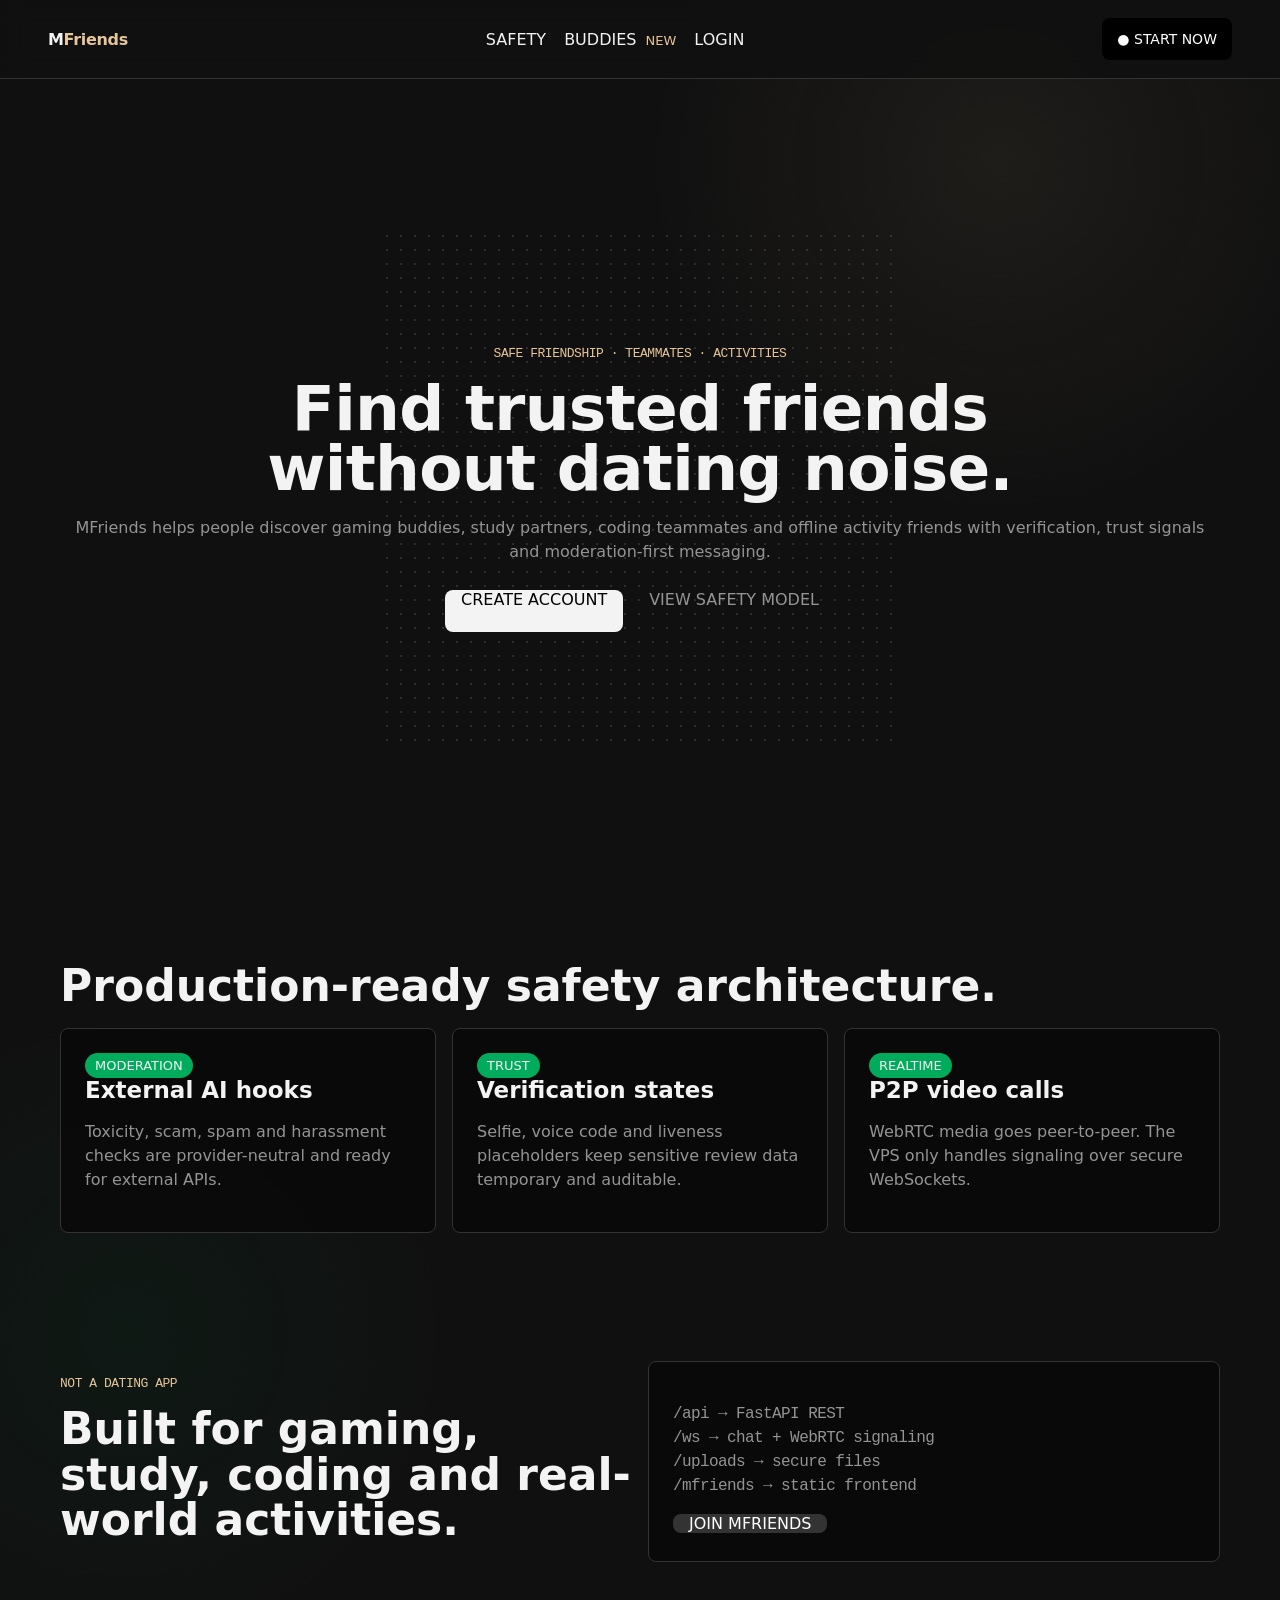
<file: index.html>
<!doctype html>
<html lang="en">
  <head>
    <meta charset="utf-8">
    <meta name="viewport" content="width=device-width, initial-scale=1">
    <title>MFriends — Safe buddy platform</title>
    <link rel="stylesheet" href="css/styles.css">
  </head>
  <body>
    <div class="app-shell">
      <header class="topbar">
        <a class="brand" href="index.html">M<span>Friends</span></a>
        <nav class="nav">
          <a href="#features">SAFETY</a>
          <a href="#buddy">BUDDIES <span class="nav-tag">NEW</span></a>
          <a href="login.html">LOGIN</a>
        </nav>
        <a class="chat-cta" href="register.html">● START NOW</a>
      </header>

      <main>
        <section class="hero">
          <div class="pixel-orb" aria-hidden="true"></div>
          <div class="hero-content">
            <div class="eyebrow">SAFE FRIENDSHIP · TEAMMATES · ACTIVITIES</div>
            <h1>Find trusted friends without dating noise.</h1>
            <p>MFriends helps people discover gaming buddies, study partners, coding teammates and offline activity friends with verification, trust signals and moderation-first messaging.</p>
            <div class="hero-actions">
              <a class="primary" href="register.html">CREATE ACCOUNT</a>
              <a class="secondary" href="#features">VIEW SAFETY MODEL</a>
            </div>
          </div>
        </section>

        <section id="features" class="section">
          <h2>Production-ready safety architecture.</h2>
          <div class="grid">
            <article class="card">
              <span class="pill">MODERATION</span>
              <h3>External AI hooks</h3>
              <p>Toxicity, scam, spam and harassment checks are provider-neutral and ready for external APIs.</p>
            </article>
            <article class="card">
              <span class="pill">TRUST</span>
              <h3>Verification states</h3>
              <p>Selfie, voice code and liveness placeholders keep sensitive review data temporary and auditable.</p>
            </article>
            <article class="card">
              <span class="pill">REALTIME</span>
              <h3>P2P video calls</h3>
              <p>WebRTC media goes peer-to-peer. The VPS only handles signaling over secure WebSockets.</p>
            </article>
          </div>
        </section>

        <section id="buddy" class="section">
          <div class="grid">
            <div>
              <p class="eyebrow">NOT A DATING APP</p>
              <h2>Built for gaming, study, coding and real-world activities.</h2>
            </div>
            <div class="card">
              <p class="mono">/api → FastAPI REST<br>/ws → chat + WebRTC signaling<br>/uploads → secure files<br>/mfriends → static frontend</p>
              <a class="ghost" href="register.html">JOIN MFRIENDS</a>
            </div>
          </div>
        </section>
      </main>
    </div>
  </body>
</html>
</file>
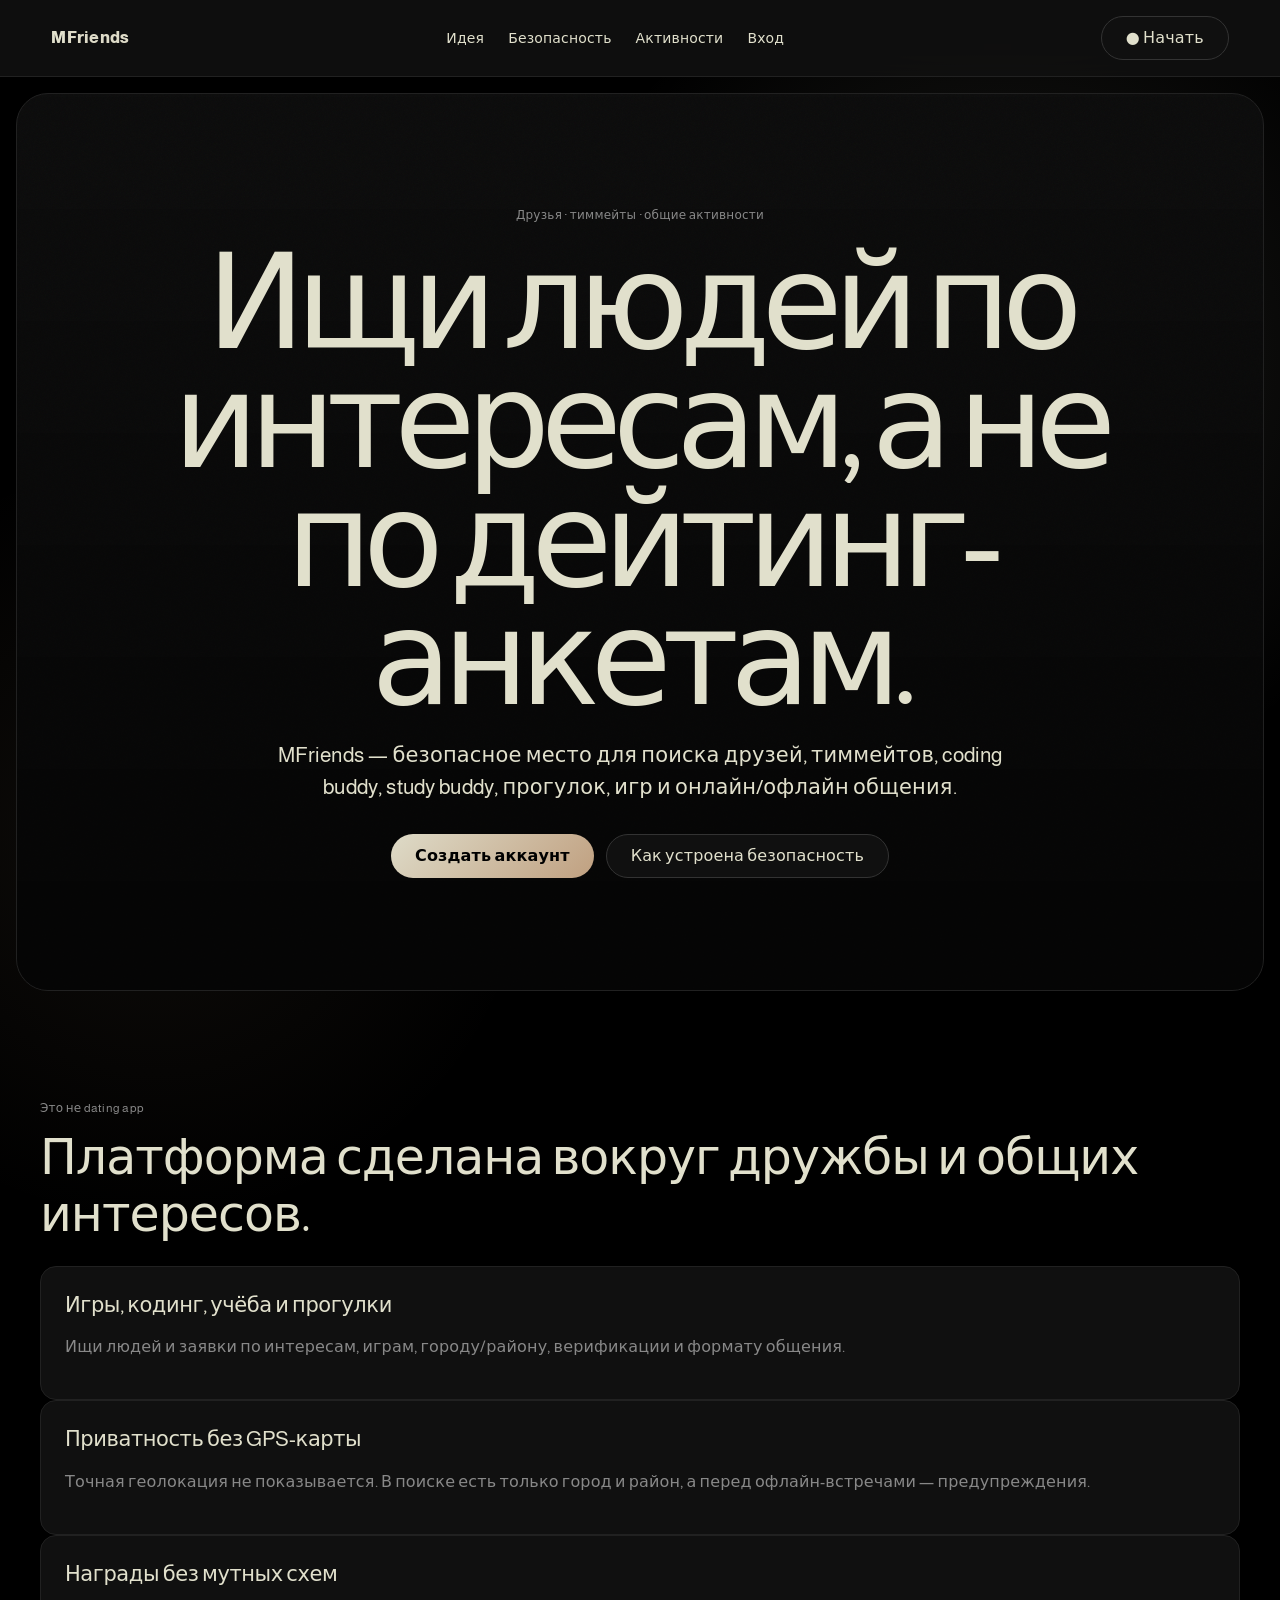
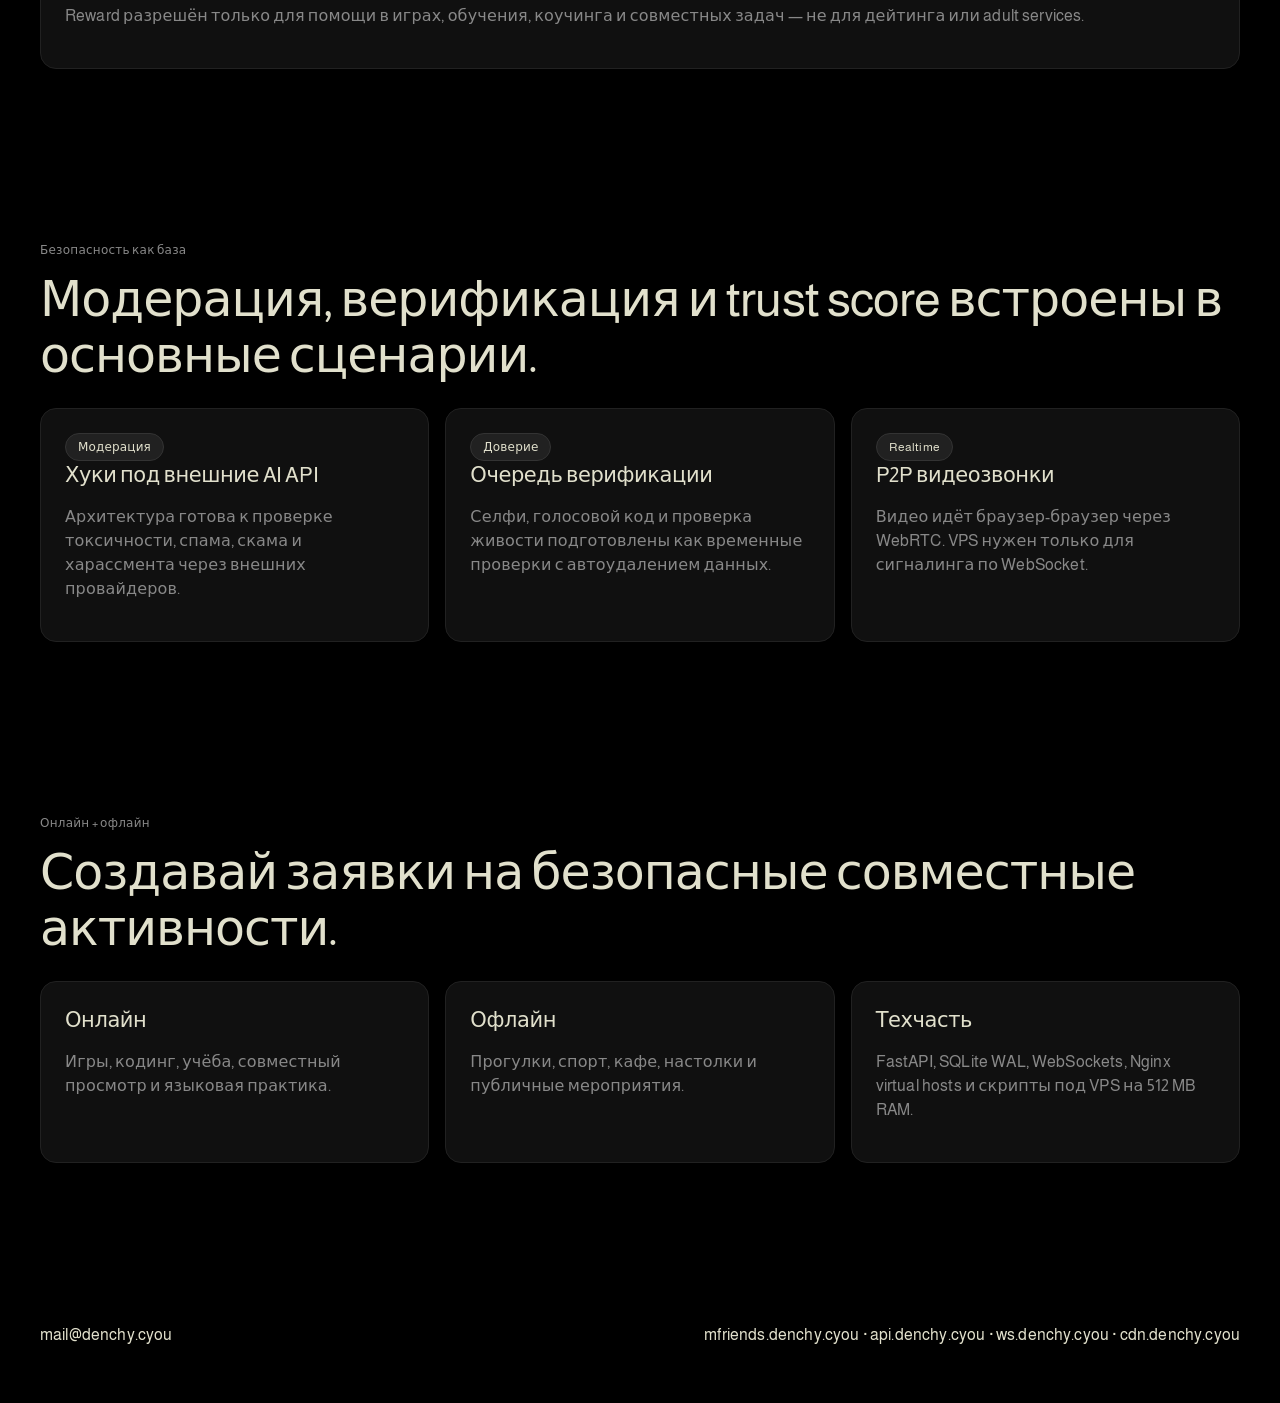
<file: frontend/mfriends/index.html>
<!doctype html>
<html lang="ru">
  <head>
    <meta charset="utf-8">
    <meta name="viewport" content="width=device-width, initial-scale=1">
    <title>MFriends — безопасный поиск друзей</title>
    <meta name="description" content="MFriends — не dating app, а безопасная платформа для поиска друзей, тиммейтов и людей по интересам.">
    <link rel="preconnect" href="https://fonts.googleapis.com">
    <link rel="preconnect" href="https://fonts.gstatic.com" crossorigin>
    <link href="https://fonts.googleapis.com/css2?family=Almarai:wght@300;400;700;800&family=Instrument+Serif:ital@1&display=swap" rel="stylesheet">
    <link rel="stylesheet" href="css/styles.css">
  </head>
  <body>
    <div class="app-shell">
      <header class="topbar">
        <a class="brand" href="index.html">M<span>Friends</span></a>
        <nav class="nav">
          <a href="#mission">Идея</a>
          <a href="#features">Безопасность</a>
          <a href="#activities">Активности</a>
          <a href="login.html">Вход</a>
        </nav>
        <a class="chat-cta" href="register.html">● Начать</a>
      </header>

      <main>
        <section class="hero">
          <div class="noise-overlay"></div>
          <div class="hero-content">
            <div class="eyebrow">Друзья · тиммейты · общие активности</div>
            <h1>Ищи людей по интересам, а не по дейтинг-анкетам.</h1>
            <p>MFriends — безопасное место для поиска друзей, тиммейтов, coding buddy, study buddy, прогулок, игр и онлайн/офлайн общения.</p>
            <div class="hero-actions">
              <a class="primary" href="register.html">Создать аккаунт</a>
              <a class="secondary" href="#features">Как устроена безопасность</a>
            </div>
          </div>
        </section>

        <section id="mission" class="section">
          <p class="eyebrow">Это не dating app</p>
          <h2>Платформа сделана вокруг дружбы и общих интересов.</h2>
          <a class="feature-link" href="register.html"><h3>Игры, кодинг, учёба и прогулки</h3><p>Ищи людей и заявки по интересам, играм, городу/району, верификации и формату общения.</p></a>
          <a class="feature-link" href="register.html"><h3>Приватность без GPS-карты</h3><p>Точная геолокация не показывается. В поиске есть только город и район, а перед офлайн-встречами — предупреждения.</p></a>
          <a class="feature-link" href="register.html"><h3>Награды без мутных схем</h3><p>Reward разрешён только для помощи в играх, обучения, коучинга и совместных задач — не для дейтинга или adult services.</p></a>
        </section>

        <section id="features" class="section">
          <p class="eyebrow">Безопасность как база</p>
          <h2>Модерация, верификация и trust score встроены в основные сценарии.</h2>
          <div class="grid">
            <article class="card"><span class="pill">Модерация</span><h3>Хуки под внешние AI API</h3><p>Архитектура готова к проверке токсичности, спама, скама и харассмента через внешних провайдеров.</p></article>
            <article class="card"><span class="pill">Доверие</span><h3>Очередь верификации</h3><p>Селфи, голосовой код и проверка живости подготовлены как временные проверки с автоудалением данных.</p></article>
            <article class="card"><span class="pill">Realtime</span><h3>P2P видеозвонки</h3><p>Видео идёт браузер-браузер через WebRTC. VPS нужен только для сигналинга по WebSocket.</p></article>
          </div>
        </section>

        <section id="activities" class="section">
          <p class="eyebrow">Онлайн + офлайн</p>
          <h2>Создавай заявки на безопасные совместные активности.</h2>
          <div class="grid">
            <article class="card"><h3>Онлайн</h3><p>Игры, кодинг, учёба, совместный просмотр и языковая практика.</p></article>
            <article class="card"><h3>Офлайн</h3><p>Прогулки, спорт, кафе, настолки и публичные мероприятия.</p></article>
            <article class="card"><h3>Техчасть</h3><p>FastAPI, SQLite WAL, WebSockets, Nginx virtual hosts и скрипты под VPS на 512 MB RAM.</p></article>
          </div>
        </section>
      </main>

      <footer class="section footer">
        <span class="footer-link">mail@denchy.cyou</span>
        <span class="footer-link">mfriends.denchy.cyou · api.denchy.cyou · ws.denchy.cyou · cdn.denchy.cyou</span>
      </footer>
    </div>
  </body>
</html>
</file>
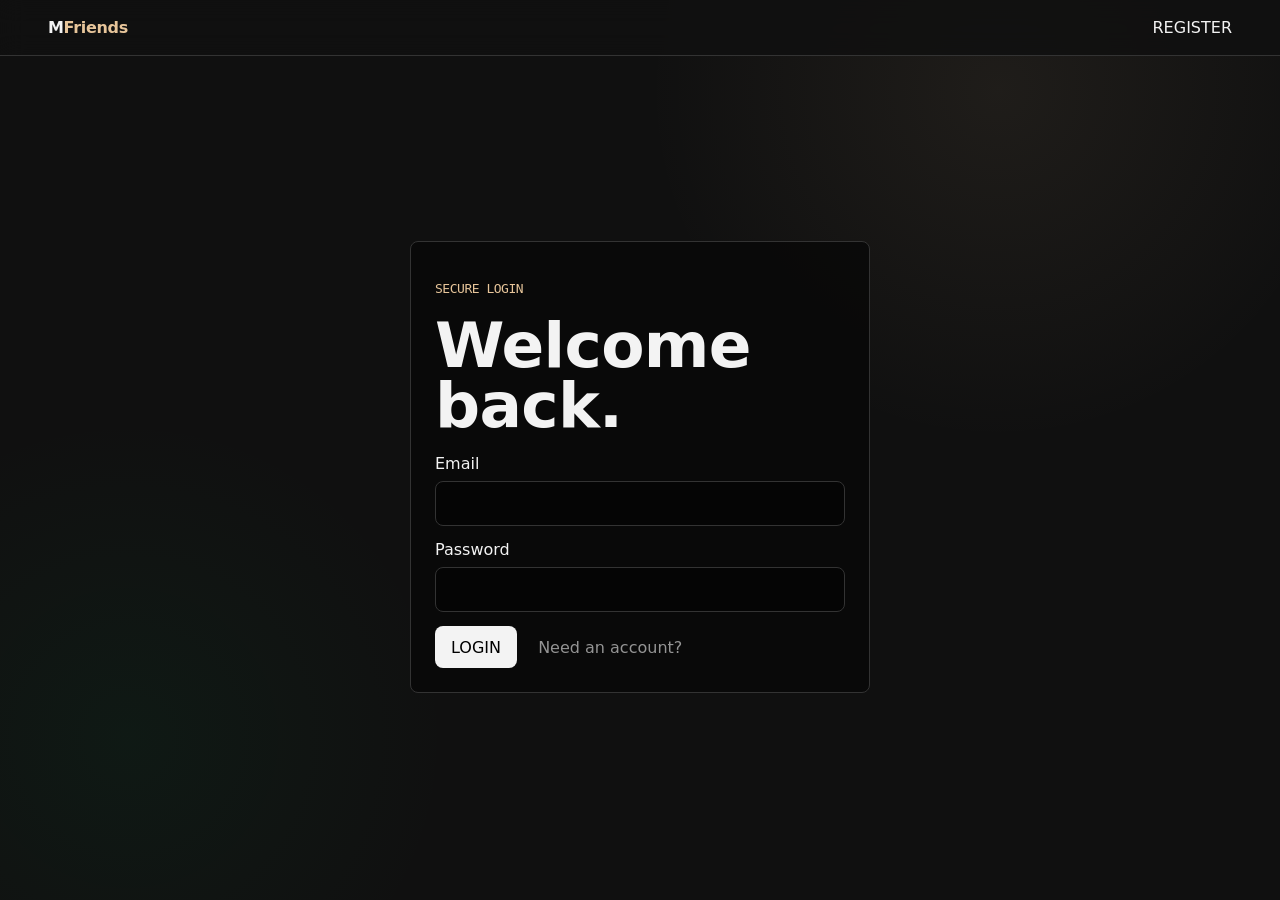
<file: app.html>
<!doctype html>
<html lang="en">
  <head>
    <meta charset="utf-8">
    <meta name="viewport" content="width=device-width, initial-scale=1">
    <title>App — MFriends</title>
    <link rel="stylesheet" href="css/styles.css">
  </head>
  <body>
    <div class="app-shell">
      <header class="topbar">
        <a class="brand" href="index.html">M<span>Friends</span></a>
        <nav class="nav"><a href="index.html">LANDING</a></nav>
        <button id="logout" class="chat-cta">LOGOUT</button>
      </header>

      <main class="app-layout">
        <aside class="sidebar panel">
          <a href="#" data-view="profile" class="active">PROFILE</a>
          <a href="#" data-view="discover">DISCOVERY</a>
          <a href="#" data-view="requests">REQUESTS</a>
          <a href="#" data-view="chat">CHAT</a>
          <a href="#" data-view="verification">VERIFICATION</a>
          <a href="#" data-view="settings">SETTINGS</a>
        </aside>

        <section class="dashboard">
          <div id="profile" class="view active">
            <div class="panel">
              <p class="eyebrow">PROFILE</p>
              <h2>Your friend graph starts here.</h2>
              <div id="me-summary"></div>
            </div>
            <form id="profile-form" class="panel">
              <label class="field"><span>Name</span><input id="profile-name" required></label>
              <label class="field"><span>Bio</span><textarea id="profile-bio" rows="4"></textarea></label>
              <label class="field"><span>City / remote</span><input id="profile-city"></label>
              <label class="field"><span>Buddy goals</span><input id="profile-goals" placeholder="gaming, study, coding"></label>
              <label class="field"><span>Interests</span><input id="profile-interests"></label>
              <button class="primary" type="submit">SAVE PROFILE</button>
            </form>
          </div>

          <div id="discover" class="view">
            <div class="panel">
              <p class="eyebrow">PEOPLE DISCOVERY</p>
              <h2>Find people by goals, city or interests.</h2>
              <form id="discover-form" class="row">
                <input id="people-query" placeholder="gaming, python, study, walking">
                <button class="primary" type="submit">SEARCH</button>
              </form>
            </div>
            <div id="people-list" class="people-list"></div>
          </div>

          <div id="requests" class="view">
            <div class="panel">
              <p class="eyebrow">REQUESTS</p>
              <h2>Friend and teammate requests.</h2>
            </div>
            <div id="request-list" class="request-list"></div>
          </div>

          <div id="chat" class="view">
            <div class="panel">
              <p class="eyebrow">CHAT + VIDEO</p>
              <h2>Realtime messages and P2P calls.</h2>
              <div id="chat-list" class="row"></div>
            </div>
            <div class="panel chat-box">
              <div id="messages" class="message-list"></div>
              <form id="message-form" class="row">
                <input id="message-body" placeholder="Write a safe message">
                <button class="primary" type="submit">SEND</button>
              </form>
            </div>
            <div class="panel">
              <h3>WebRTC call</h3>
              <p class="notice">STUN is configured. Add TURN credentials in production for strict NATs. Media never travels through the VPS.</p>
              <div class="row">
                <input id="call-user-id" type="number" placeholder="Remote user id">
                <button id="call-start" class="ghost" type="button">START CALL</button>
              </div>
              <div class="call-grid">
                <video id="local-video" autoplay playsinline muted></video>
                <video id="remote-video" autoplay playsinline></video>
              </div>
            </div>
          </div>

          <div id="verification" class="view">
            <div class="panel">
              <p class="eyebrow">VERIFICATION</p>
              <h2>Selfie, voice code and liveness review.</h2>
              <p>Production flow stores temporary verification files and queues manual/external checks.</p>
              <button class="ghost" type="button">START SELFIE CHECK</button>
              <button class="ghost" type="button">START VOICE CODE</button>
            </div>
          </div>

          <div id="settings" class="view">
            <div class="panel">
              <p class="eyebrow">SETTINGS</p>
              <h2>Safety controls.</h2>
              <label class="field"><span>Discovery visibility</span><select><option>Visible to safe users</option><option>Friends only</option></select></label>
              <label class="field"><span>Message requests</span><select><option>Moderated requests</option><option>Friends only</option></select></label>
              <button class="danger" type="button">REPORT SUSPICIOUS ACTIVITY</button>
            </div>
          </div>
        </section>
      </main>
    </div>
    <script src="js/api.js"></script>
    <script src="js/app.js"></script>
    <script>bootApp();</script>
  </body>
</html>
</file>
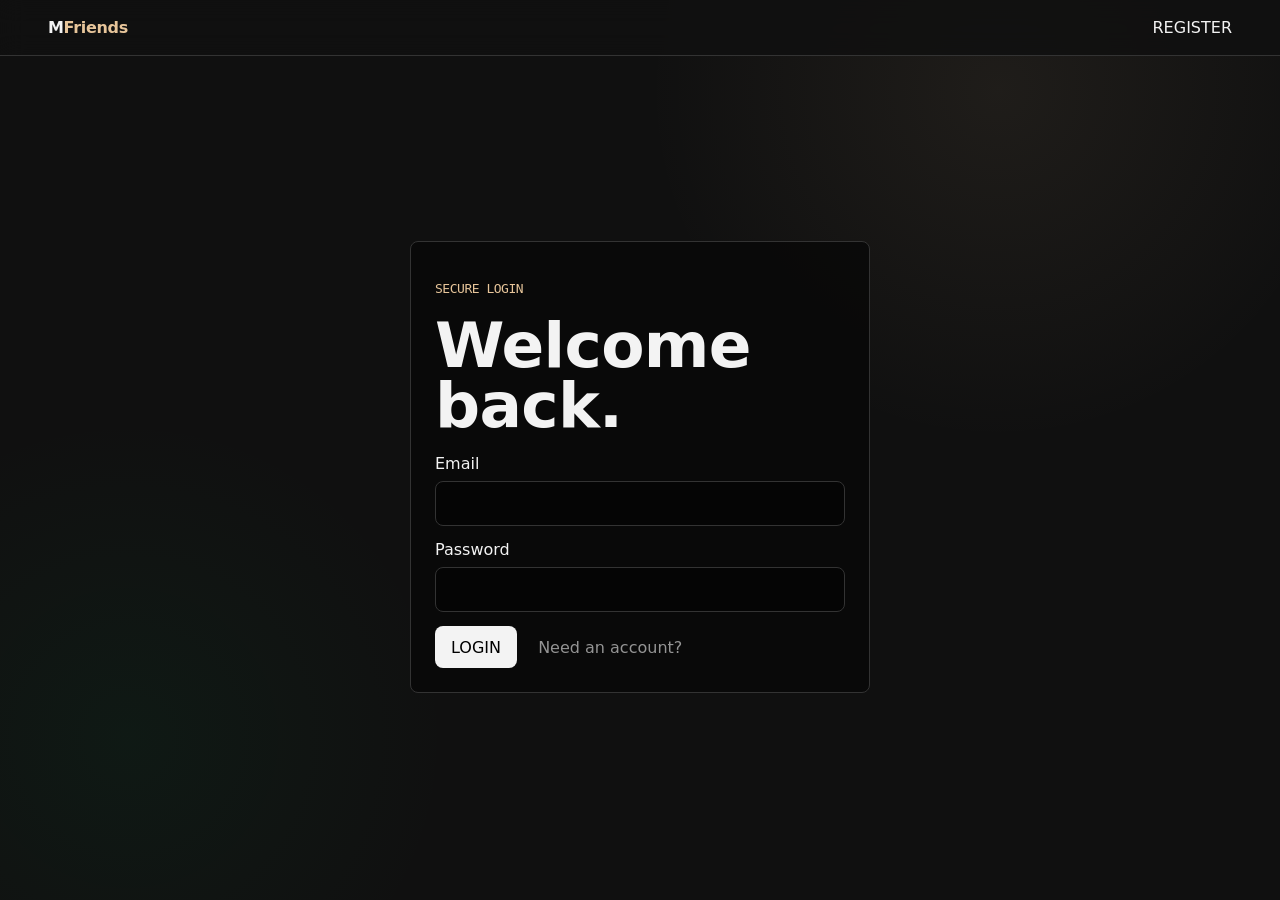
<file: login.html>
<!doctype html>
<html lang="en">
  <head>
    <meta charset="utf-8">
    <meta name="viewport" content="width=device-width, initial-scale=1">
    <title>Login — MFriends</title>
    <link rel="stylesheet" href="css/styles.css">
  </head>
  <body>
    <div class="app-shell">
      <header class="topbar">
        <a class="brand" href="index.html">M<span>Friends</span></a>
        <nav class="nav"><a href="register.html">REGISTER</a></nav>
      </header>
      <main class="auth-layout">
        <form id="login-form" class="form-card">
          <p class="eyebrow">SECURE LOGIN</p>
          <h1>Welcome back.</h1>
          <label class="field">
            <span>Email</span>
            <input name="email" type="email" autocomplete="email" required>
          </label>
          <label class="field">
            <span>Password</span>
            <input name="password" type="password" autocomplete="current-password" required>
          </label>
          <button class="primary" type="submit">LOGIN</button>
          <a class="secondary" href="register.html">Need an account?</a>
        </form>
      </main>
    </div>
    <script src="js/api.js"></script>
    <script>bindAuthForms();</script>
  </body>
</html>
</file>
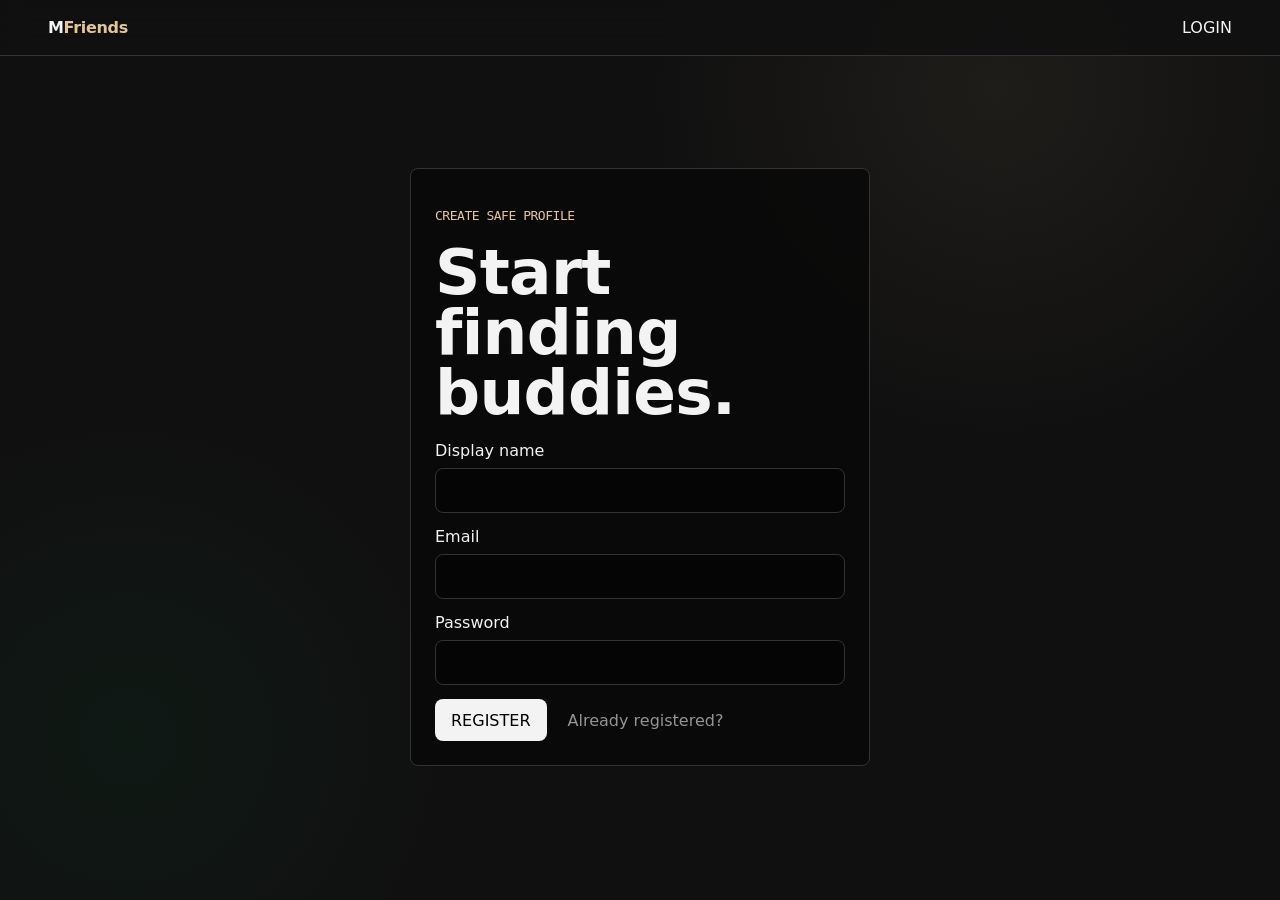
<file: register.html>
<!doctype html>
<html lang="en">
  <head>
    <meta charset="utf-8">
    <meta name="viewport" content="width=device-width, initial-scale=1">
    <title>Register — MFriends</title>
    <link rel="stylesheet" href="css/styles.css">
  </head>
  <body>
    <div class="app-shell">
      <header class="topbar">
        <a class="brand" href="index.html">M<span>Friends</span></a>
        <nav class="nav"><a href="login.html">LOGIN</a></nav>
      </header>
      <main class="auth-layout">
        <form id="register-form" class="form-card">
          <p class="eyebrow">CREATE SAFE PROFILE</p>
          <h1>Start finding buddies.</h1>
          <label class="field">
            <span>Display name</span>
            <input name="display_name" minlength="2" maxlength="48" required>
          </label>
          <label class="field">
            <span>Email</span>
            <input name="email" type="email" autocomplete="email" required>
          </label>
          <label class="field">
            <span>Password</span>
            <input name="password" type="password" minlength="10" autocomplete="new-password" required>
          </label>
          <button class="primary" type="submit">REGISTER</button>
          <a class="secondary" href="login.html">Already registered?</a>
        </form>
      </main>
    </div>
    <script src="js/api.js"></script>
    <script>bindAuthForms();</script>
  </body>
</html>
</file>
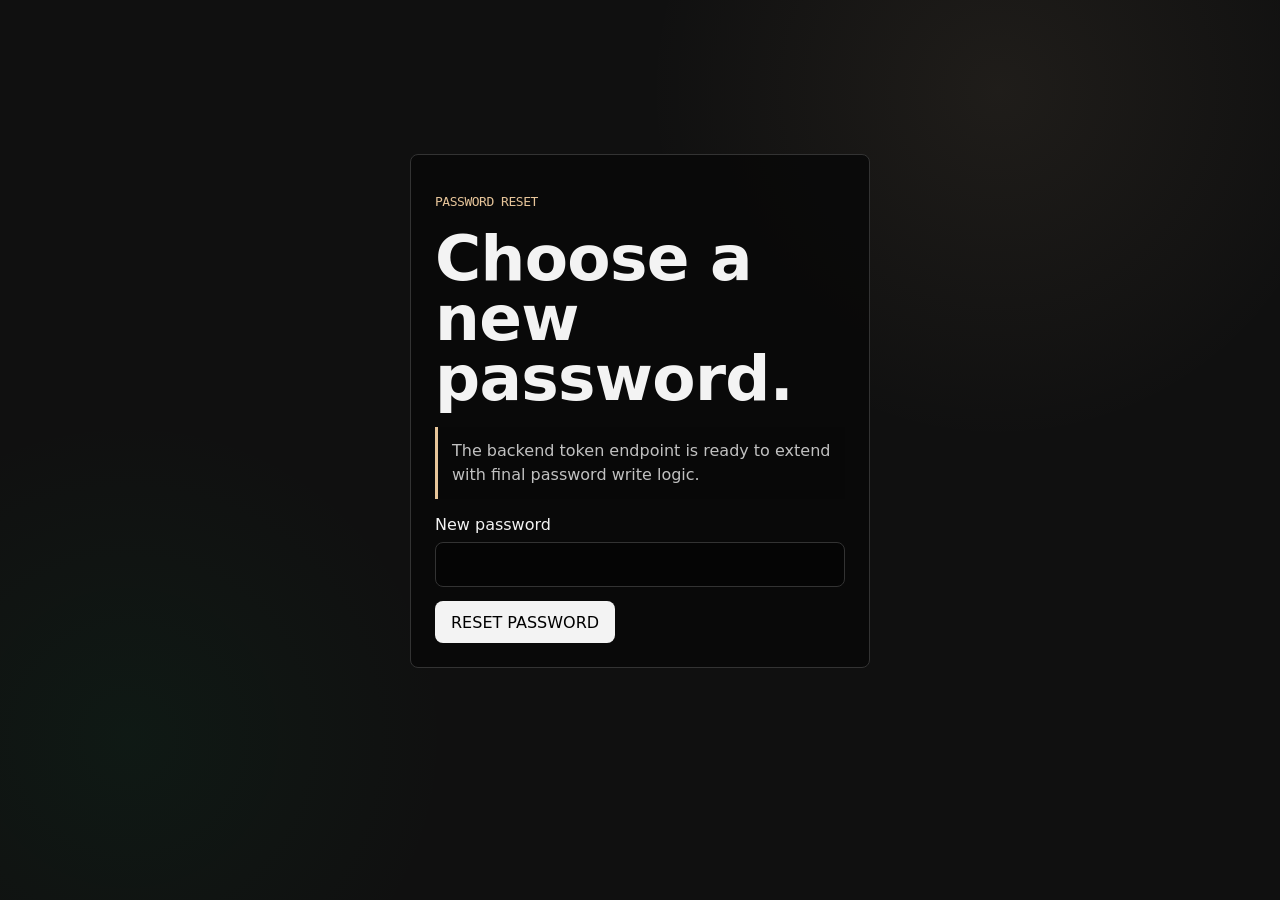
<file: reset-password.html>
<!doctype html>
<html lang="en">
  <head>
    <meta charset="utf-8">
    <meta name="viewport" content="width=device-width, initial-scale=1">
    <title>Reset Password — MFriends</title>
    <link rel="stylesheet" href="css/styles.css">
  </head>
  <body>
    <div class="app-shell">
      <main class="auth-layout">
        <form class="form-card">
          <p class="eyebrow">PASSWORD RESET</p>
          <h1>Choose a new password.</h1>
          <p class="notice">The backend token endpoint is ready to extend with final password write logic.</p>
          <label class="field"><span>New password</span><input type="password" minlength="10"></label>
          <button class="primary" type="button">RESET PASSWORD</button>
        </form>
      </main>
    </div>
  </body>
</html>
</file>
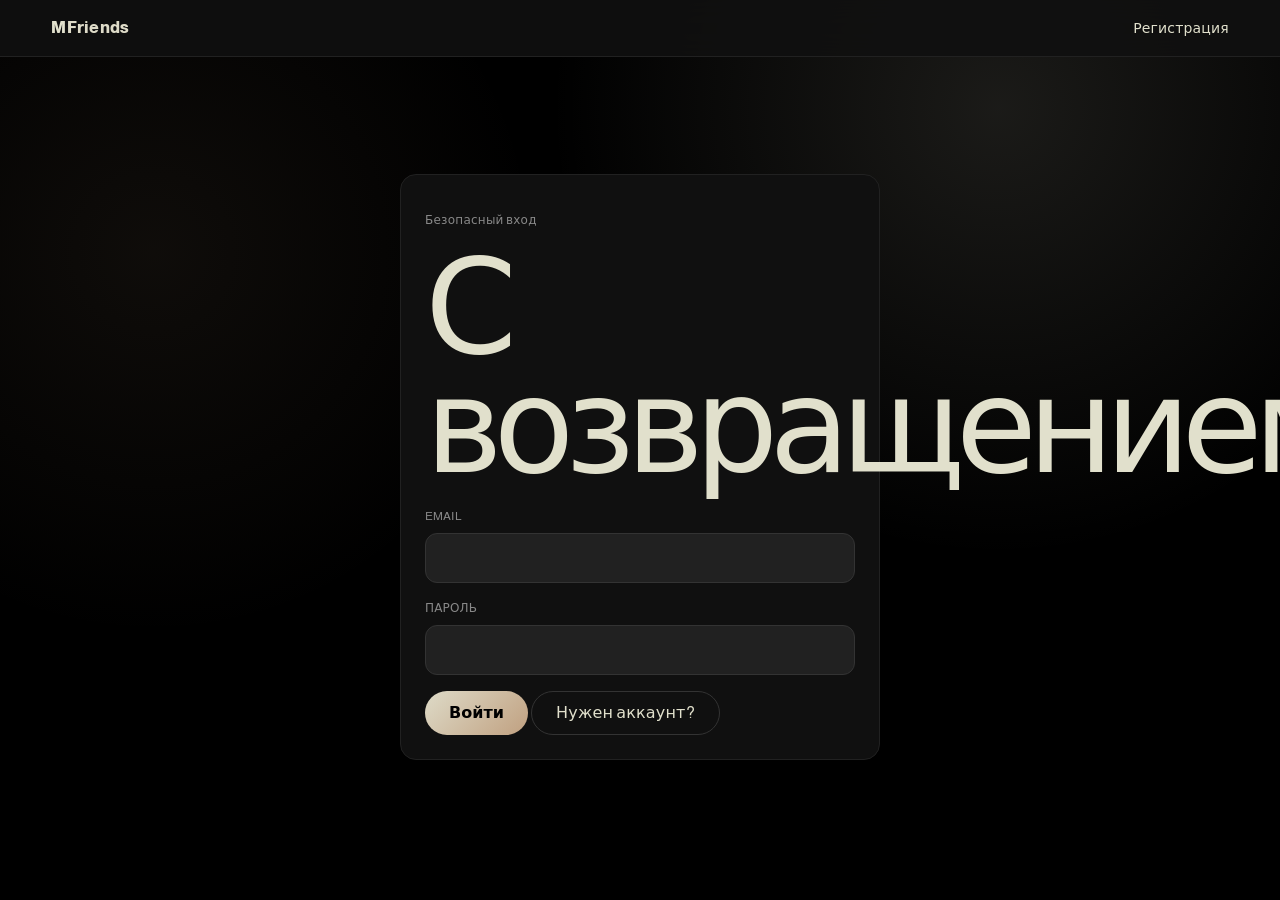
<file: frontend/mfriends/app.html>
<!doctype html>
<html lang="ru">
  <head>
    <meta charset="utf-8">
    <meta name="viewport" content="width=device-width, initial-scale=1">
    <title>Приложение — MFriends</title>
    <link rel="preconnect" href="https://fonts.googleapis.com">
    <link rel="preconnect" href="https://fonts.gstatic.com" crossorigin>
    <link href="https://fonts.googleapis.com/css2?family=Almarai:wght@300;400;700;800&family=Instrument+Serif:ital@1&display=swap" rel="stylesheet">
    <link rel="stylesheet" href="css/styles.css">
  </head>
  <body>
    <div class="app-shell">
      <header class="topbar">
        <a class="brand" href="index.html">M<span>Friends</span></a>
        <nav class="nav"><a href="index.html">Главная</a></nav>
        <button id="logout" class="chat-cta">Выйти</button>
      </header>

      <main class="app-layout">
        <aside class="sidebar panel">
          <a href="#" data-view="profile" class="active">Профиль</a>
          <a href="#" data-view="discover">Поиск людей</a>
          <a href="#" data-view="requests">Заявки</a>
          <a href="#" data-view="chat">Чат</a>
          <a href="#" data-view="verification">Верификация</a>
          <a href="#" data-view="safety">Безопасность</a>
          <a href="#" data-view="settings">Настройки</a>
          <a href="#" data-view="admin">Админка</a>
        </aside>

        <section class="dashboard">
          <div id="profile" class="view active">
            <div class="panel">
              <p class="eyebrow">Профиль</p>
              <h2>Твоя сеть друзей начинается здесь.</h2>
              <div class="row"><img id="avatar-preview" class="profile-avatar" alt="avatar"><div id="me-summary"></div></div>
              <label class="field"><span>Аватар</span><input id="avatar-file" type="file" accept="image/png,image/jpeg,image/webp"></label>
            </div>
            <form id="profile-form" class="panel">
              <div class="grid">
                <label class="field"><span>Имя</span><input id="profile-name" required></label>
                <label class="field"><span>Юзернейм</span><input id="profile-username"></label>
              </div>
              <label class="field"><span>О себе</span><textarea id="profile-bio" rows="4"></textarea></label>
              <div class="grid">
                <label class="field"><span>Город</span><input id="profile-city"></label>
                <label class="field"><span>Район</span><input id="profile-district"></label>
              </div>
              <div class="grid">
                <label class="field"><span>Формат</span><select id="profile-mode"><option value="both">Онлайн + офлайн</option><option value="online">Онлайн</option><option value="offline">Офлайн</option></select></label>
                <label class="field"><span>Дружба</span><select id="profile-friendship"><option value="both">Временная + постоянная</option><option value="temporary">Временная</option><option value="permanent">Постоянная</option></select></label>
              </div>
              <label class="field"><span>Цели общения</span><input id="profile-goals" placeholder="игры, учёба, кодинг"></label>
              <label class="field"><span>Интересы</span><input id="profile-interests"></label>
              <label class="field"><span>Игры</span><input id="profile-games"></label>
              <label class="field"><span>Хобби</span><input id="profile-hobbies"></label>
              <button class="primary" type="submit">Сохранить профиль</button>
            </form>
          </div>

          <div id="discover" class="view">
            <div class="panel">
              <p class="eyebrow">Поиск людей</p>
              <h2>Найди друзей по интересам, играм, городу или формату.</h2>
              <form id="discover-form" class="grid">
                <input id="people-query" placeholder="python, шахматы, прогулки">
                <input id="people-interests" placeholder="интересы">
                <input id="people-games" placeholder="игры">
                <input id="people-city" placeholder="город">
                <input id="people-district" placeholder="район">
                <select id="people-mode"><option value="">Любой формат</option><option value="online">Онлайн</option><option value="offline">Офлайн</option></select>
                <label class="row"><input id="people-verified" type="checkbox"> только верифицированные</label>
                <button class="primary" type="submit">Искать</button>
              </form>
            </div>
            <div id="people-list" class="people-list"></div>
          </div>

          <div id="requests" class="view">
            <div class="panel">
              <p class="eyebrow">Заявки</p>
              <h2>Создавай или принимай заявки друзей и тиммейтов.</h2>
              <form id="request-form" class="grid">
                <input id="request-title" placeholder="Нужен coding buddy для FastAPI">
                <select id="request-category"><option value="gaming">Игры</option><option value="coding">Кодинг</option><option value="studying">Учёба</option><option value="watch_together">Совместный просмотр</option><option value="language_practice">Практика языка</option><option value="walking">Прогулки</option><option value="sports">Спорт</option><option value="cafes">Кафе</option><option value="board_games">Настолки</option><option value="events">События</option></select>
                <select id="request-mode"><option value="online">Онлайн</option><option value="offline">Офлайн</option></select>
                <input id="request-tags" placeholder="теги">
                <input id="request-reward" placeholder="награда, только безопасные категории">
                <textarea id="request-description" rows="3" placeholder="Опиши активность"></textarea>
                <button class="primary" type="submit">Создать заявку</button>
              </form>
            </div>
            <div id="request-list" class="request-list"></div>
          </div>

          <div id="chat" class="view">
            <div class="panel">
              <p class="eyebrow">Чат + видео</p>
              <h2>Realtime-сообщения и P2P звонки.</h2>
              <div id="chat-list" class="row"></div>
            </div>
            <div class="panel chat-box">
              <div><div id="typing-status" class="status"></div><div id="messages" class="message-list"></div></div>
              <form id="message-form" class="row">
                <input id="message-body" placeholder="Напиши безопасное сообщение">
                <input id="message-image" type="file" accept="image/png,image/jpeg,image/webp">
                <label class="row"><input id="voice-placeholder" type="checkbox"> голосовой плейсхолдер</label>
                <button class="primary" type="submit">Отправить</button>
              </form>
            </div>
            <div class="panel">
              <h3>WebRTC звонок</h3>
              <p class="notice">STUN уже настроен. Для продакшена можно добавить TURN. Видео не проходит через VPS.</p>
              <div class="row"><input id="call-user-id" type="number" placeholder="ID собеседника"><button id="call-start" class="ghost" type="button">Начать звонок</button></div>
              <div class="call-grid"><video id="local-video" autoplay playsinline muted></video><video id="remote-video" autoplay playsinline></video></div>
            </div>
          </div>

          <div id="verification" class="view">
            <div class="panel">
              <p class="eyebrow">Верификация</p>
              <h2>Selfie, voice code и liveness review.</h2>
              <p>Файлы верификации временные и попадают в очередь ручной/внешней проверки.</p>
              <div class="row"><button class="ghost" data-verify="selfie" type="button">Начать селфи</button><button class="ghost" data-verify="voice_code" type="button">Голосовой код</button><button class="ghost" data-verify="liveness" type="button">Проверка живости</button></div>
              <div id="verification-result" class="notice"></div>
            </div>
          </div>

          <div id="safety" class="view">
            <div class="panel">
              <p class="eyebrow">Безопасность</p>
              <h2>Жалобы, блокировки и trust-сигналы.</h2>
              <form id="report-form" class="grid"><input id="report-user-id" type="number" placeholder="ID пользователя"><input id="report-reason" placeholder="причина"><textarea id="report-details" placeholder="детали"></textarea><button class="danger" type="submit">Отправить жалобу</button></form>
              <form id="block-form" class="row"><input id="block-user-id" type="number" placeholder="ID для блокировки"><button class="danger" type="submit">Заблокировать</button></form>
            </div>
            <div id="safety-summary" class="admin-grid"></div>
          </div>

          <div id="settings" class="view">
            <div class="panel">
              <p class="eyebrow">Настройки</p>
              <h2>Приватность по умолчанию.</h2>
              <label class="field"><span>Видимость в поиске</span><select><option>Видно безопасным пользователям</option><option>Только друзьям</option></select></label>
              <label class="field"><span>Заявки в сообщения</span><select><option>Через модерацию</option><option>Только друзья</option></select></label>
              <p class="notice">Точная GPS-локация никогда не показывается. Для офлайна используется только город/район.</p>
            </div>
          </div>

          <div id="admin" class="view">
            <div class="panel"><p class="eyebrow">Админ-панель</p><h2>Очередь модерации, жалобы, аналитика и проверка верификаций.</h2><button id="admin-load" class="ghost" type="button">Загрузить данные</button></div>
            <div id="admin-content" class="admin-grid"></div>
          </div>
        </section>
      </main>
    </div>
    <script src="js/api.js"></script>
    <script src="js/app.js"></script>
    <script>bootApp();</script>
  </body>
</html>
</file>
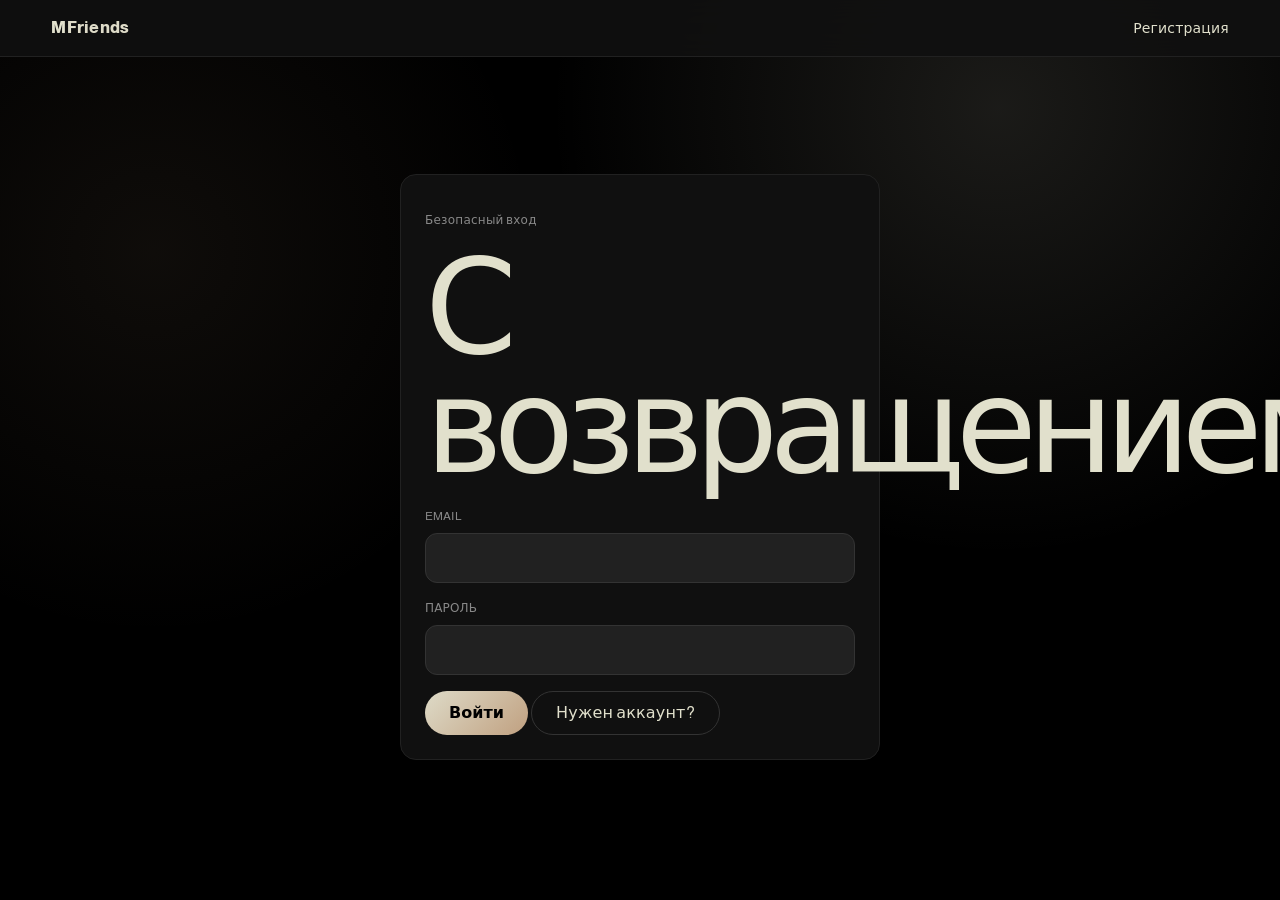
<file: frontend/mfriends/login.html>
<!doctype html>
<html lang="ru">
  <head>
    <meta charset="utf-8">
    <meta name="viewport" content="width=device-width, initial-scale=1">
    <title>Вход — MFriends</title>
    <link rel="preconnect" href="https://fonts.googleapis.com">
    <link rel="preconnect" href="https://fonts.gstatic.com" crossorigin>
    <link href="https://fonts.googleapis.com/css2?family=Almarai:wght@300;400;700;800&family=Instrument+Serif:ital@1&display=swap" rel="stylesheet">
    <link rel="stylesheet" href="css/styles.css">
  </head>
  <body>
    <div class="app-shell">
      <header class="topbar">
        <a class="brand" href="index.html">M<span>Friends</span></a>
        <nav class="nav"><a href="register.html">Регистрация</a></nav>
      </header>
      <main class="auth-layout">
        <form id="login-form" class="form-card">
          <p class="eyebrow">Безопасный вход</p>
          <h1>С возвращением.</h1>
          <label class="field">
            <span>Email</span>
            <input name="email" type="email" autocomplete="email" required>
          </label>
          <label class="field">
            <span>Пароль</span>
            <input name="password" type="password" autocomplete="current-password" required>
          </label>
          <button class="primary" type="submit">Войти</button>
          <a class="secondary" href="register.html">Нужен аккаунт?</a>
        </form>
      </main>
    </div>
    <script src="js/api.js"></script>
    <script>bindAuthForms();</script>
  </body>
</html>
</file>
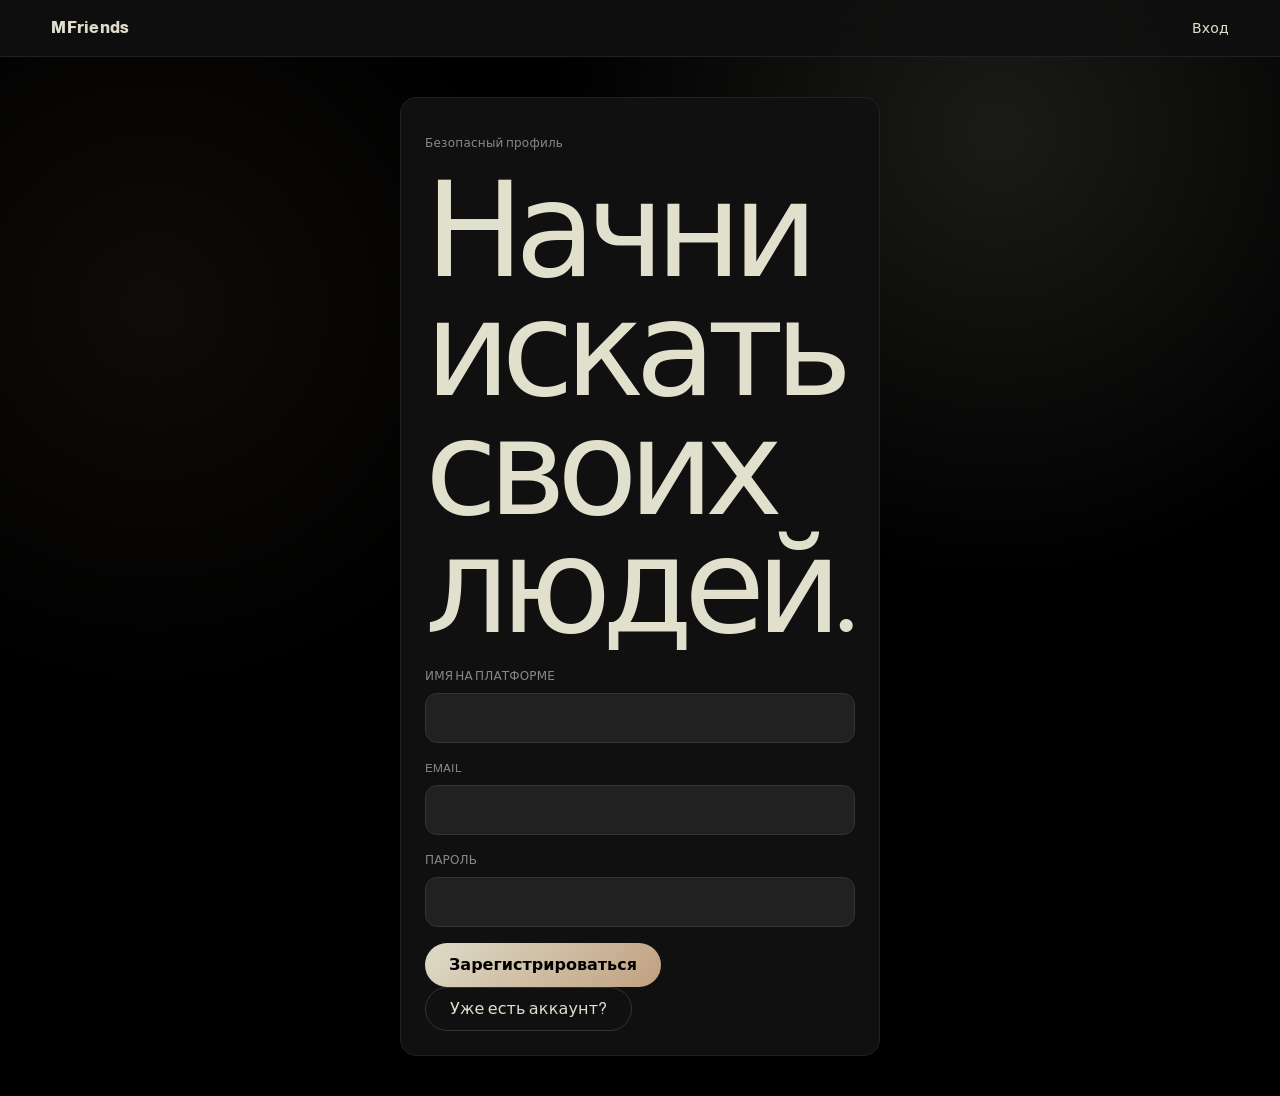
<file: frontend/mfriends/register.html>
<!doctype html>
<html lang="ru">
  <head>
    <meta charset="utf-8">
    <meta name="viewport" content="width=device-width, initial-scale=1">
    <title>Регистрация — MFriends</title>
    <link rel="preconnect" href="https://fonts.googleapis.com">
    <link rel="preconnect" href="https://fonts.gstatic.com" crossorigin>
    <link href="https://fonts.googleapis.com/css2?family=Almarai:wght@300;400;700;800&family=Instrument+Serif:ital@1&display=swap" rel="stylesheet">
    <link rel="stylesheet" href="css/styles.css">
  </head>
  <body>
    <div class="app-shell">
      <header class="topbar">
        <a class="brand" href="index.html">M<span>Friends</span></a>
        <nav class="nav"><a href="login.html">Вход</a></nav>
      </header>
      <main class="auth-layout">
        <form id="register-form" class="form-card">
          <p class="eyebrow">Безопасный профиль</p>
          <h1>Начни искать своих людей.</h1>
          <label class="field">
            <span>Имя на платформе</span>
            <input name="display_name" minlength="2" maxlength="48" required>
          </label>
          <label class="field">
            <span>Email</span>
            <input name="email" type="email" autocomplete="email" required>
          </label>
          <label class="field">
            <span>Пароль</span>
            <input name="password" type="password" minlength="10" autocomplete="new-password" required>
          </label>
          <button class="primary" type="submit">Зарегистрироваться</button>
          <a class="secondary" href="login.html">Уже есть аккаунт?</a>
        </form>
      </main>
    </div>
    <script src="js/api.js"></script>
    <script>bindAuthForms();</script>
  </body>
</html>
</file>
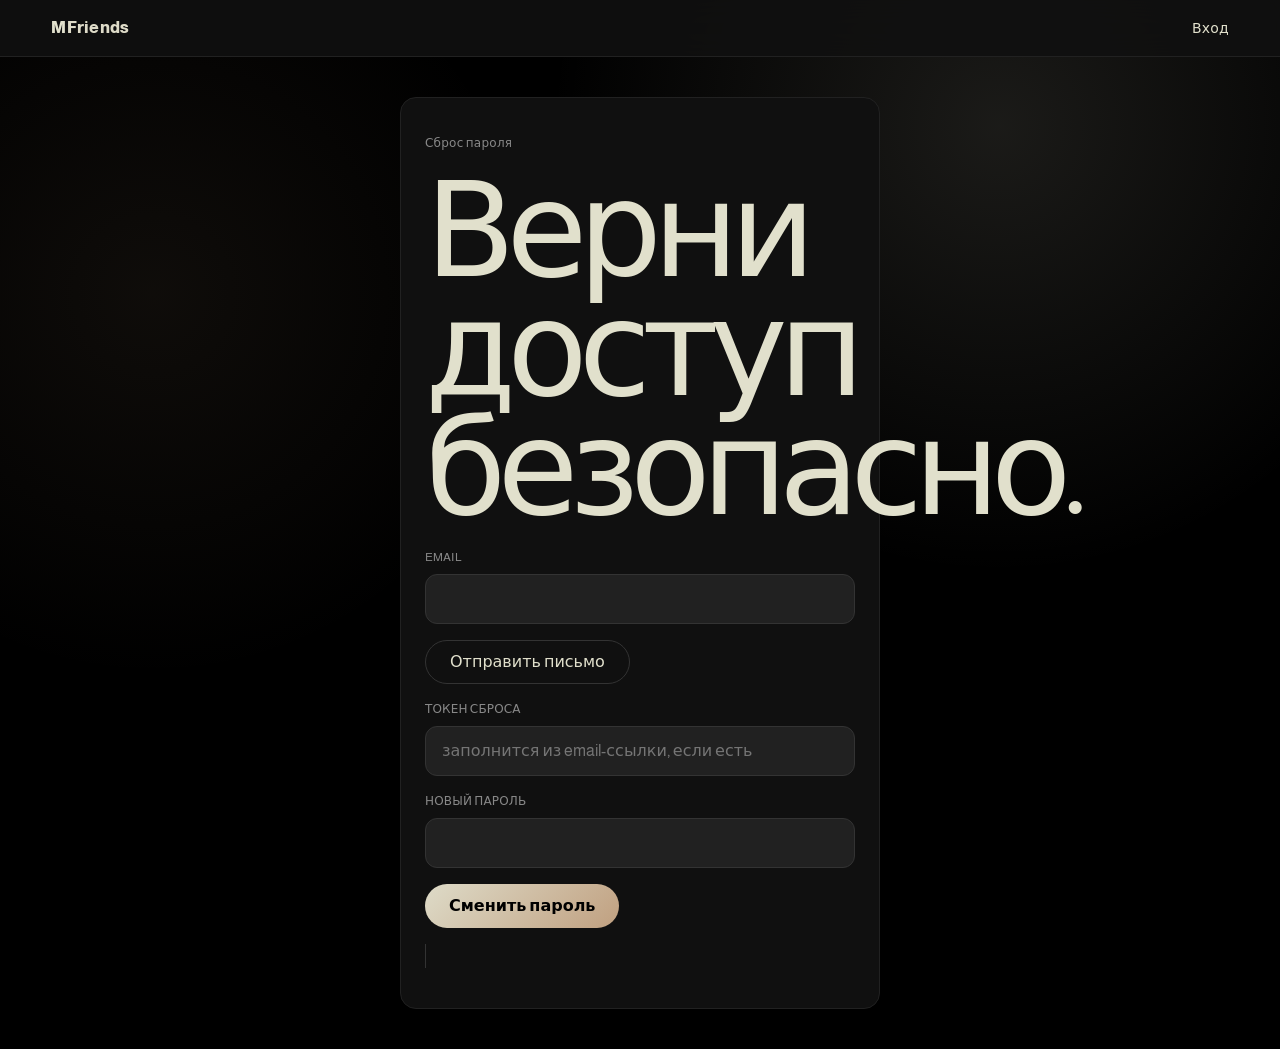
<file: frontend/mfriends/reset-password.html>
<!doctype html>
<html lang="ru">
  <head>
    <meta charset="utf-8">
    <meta name="viewport" content="width=device-width, initial-scale=1">
    <title>Сброс пароля — MFriends</title>
    <link rel="preconnect" href="https://fonts.googleapis.com">
    <link rel="preconnect" href="https://fonts.gstatic.com" crossorigin>
    <link href="https://fonts.googleapis.com/css2?family=Almarai:wght@300;400;700;800&family=Instrument+Serif:ital@1&display=swap" rel="stylesheet">
    <link rel="stylesheet" href="css/styles.css">
  </head>
  <body>
    <div class="app-shell">
      <header class="topbar"><a class="brand" href="index.html">M<span>Friends</span></a><nav class="nav"><a href="login.html">Вход</a></nav></header>
      <main class="auth-layout">
        <div class="form-card">
          <p class="eyebrow">Сброс пароля</p>
          <h1>Верни доступ безопасно.</h1>
          <form id="reset-request-form">
            <label class="field"><span>Email</span><input name="email" type="email" autocomplete="email" required></label>
            <button class="secondary" type="submit">Отправить письмо</button>
          </form>
          <form id="reset-confirm-form">
            <label class="field"><span>Токен сброса</span><input name="token" placeholder="заполнится из email-ссылки, если есть"></label>
            <label class="field"><span>Новый пароль</span><input name="password" type="password" minlength="10" required></label>
            <button class="primary" type="submit">Сменить пароль</button>
          </form>
          <p id="reset-status" class="notice"></p>
        </div>
      </main>
    </div>
    <script src="js/api.js"></script>
    <script>bindAuthForms();</script>
  </body>
</html>
</file>
<file: css/styles.css>
:root {
  --color-midnight-void: #101010;
  --color-deep-space: #080808;
  --color-polar-white: #F3F3F3;
  --color-absolute-zero: #FFFFFF;
  --color-ash-gray: #949494;
  --color-dark-carbon: #333333;
  --color-slate: #C1C1C1;
  --color-amber-glow: #E7C59A;
  --color-neon-green: #00AC5C;
  --font-aeonik: 'Aeonik', Inter, ui-sans-serif, system-ui, sans-serif;
  --font-input: 'Input', 'IBM Plex Mono', ui-monospace, monospace;
  --text-caption: 13px;
  --text-subheading: 18px;
  --text-heading: 23px;
  --text-heading-lg: 34px;
  --text-display: 44px;
  --text-display-lg: 63px;
  --section-gap: 64px;
  --card-padding: 24px;
  --radius-md: 4.5px;
  --radius-lg: 8px;
  --radius-full: 99px;
}

* {
  box-sizing: border-box;
}

body {
  margin: 0;
  background: var(--color-midnight-void);
  color: var(--color-polar-white);
  font-family: var(--font-aeonik);
}

a {
  color: inherit;
}

button,
input,
textarea,
select {
  font: inherit;
}

.app-shell {
  min-height: 100vh;
  background:
    radial-gradient(circle at 78% 10%, rgba(231, 197, 154, 0.07), transparent 22rem),
    radial-gradient(circle at 10% 82%, rgba(0, 172, 92, 0.06), transparent 20rem),
    var(--color-midnight-void);
}

.topbar {
  position: sticky;
  top: 0;
  z-index: 10;
  display: flex;
  align-items: center;
  justify-content: space-between;
  gap: 24px;
  padding: 18px clamp(18px, 4vw, 48px);
  background: rgba(16, 16, 16, 0.88);
  border-bottom: 1px solid var(--color-dark-carbon);
  backdrop-filter: blur(12px);
}

.brand {
  font-weight: 700;
  letter-spacing: -0.02em;
  text-decoration: none;
}

.brand span {
  color: var(--color-amber-glow);
}

.nav {
  display: flex;
  align-items: center;
  gap: 18px;
  font-size: 16px;
}

.nav a {
  color: var(--color-polar-white);
  text-decoration: none;
}

.nav a:hover {
  text-decoration: underline;
}

.nav-tag {
  margin-left: 4px;
  color: var(--color-amber-glow);
  font-size: var(--text-caption);
}

.chat-cta,
.primary,
.secondary,
.danger,
.ghost {
  min-height: 42px;
  border: 0;
  border-radius: var(--radius-lg);
  cursor: pointer;
  text-decoration: none;
}

.chat-cta {
  display: inline-flex;
  align-items: center;
  gap: 8px;
  padding: 0 15px;
  background: #000;
  color: var(--color-absolute-zero);
  font-size: 14px;
}

.primary {
  padding: 0 16px;
  background: var(--color-polar-white);
  color: #000;
}

.secondary {
  padding: 0 16px;
  background: transparent;
  color: var(--color-ash-gray);
}

.ghost {
  padding: 0 16px;
  background: var(--color-dark-carbon);
  color: var(--color-absolute-zero);
}

.danger {
  padding: 0 16px;
  background: transparent;
  color: var(--color-amber-glow);
  border: 1px solid var(--color-dark-carbon);
}

.hero,
.section,
.dashboard {
  width: min(1160px, calc(100% - 36px));
  margin: 0 auto;
}

.hero {
  display: grid;
  min-height: calc(100vh - 80px);
  place-items: center;
  padding: 80px 0;
  text-align: center;
}

.pixel-orb {
  position: absolute;
  width: min(48vw, 520px);
  aspect-ratio: 1;
  background-image: radial-gradient(#f3f3f3 1px, transparent 1.5px);
  background-size: 14px 14px;
  opacity: 0.12;
  filter: blur(0.2px);
}

.hero-content {
  position: relative;
  z-index: 1;
}

.eyebrow,
.mono,
.status {
  font-family: var(--font-input);
  letter-spacing: -0.037em;
}

.eyebrow {
  color: var(--color-amber-glow);
  font-size: var(--text-caption);
  text-transform: uppercase;
}

h1 {
  max-width: 920px;
  margin: 18px auto;
  font-size: clamp(44px, 8vw, var(--text-display-lg));
  line-height: 0.95;
  letter-spacing: -0.011em;
}

h2 {
  margin: 0 0 20px;
  font-size: clamp(34px, 5vw, var(--text-display));
  line-height: 1.03;
}

h3 {
  margin: 0 0 10px;
  font-size: var(--text-heading);
  line-height: 1.11;
}

p {
  color: var(--color-ash-gray);
  line-height: 1.5;
}

.hero-actions,
.row {
  display: flex;
  flex-wrap: wrap;
  align-items: center;
  gap: 10px;
}

.hero-actions {
  justify-content: center;
  margin-top: 26px;
}

.section {
  padding: var(--section-gap) 0;
}

.grid {
  display: grid;
  grid-template-columns: repeat(auto-fit, minmax(240px, 1fr));
  gap: 16px;
}

.card,
.panel,
.form-card {
  background: rgba(8, 8, 8, 0.82);
  border: 1px solid var(--color-dark-carbon);
  border-radius: var(--radius-lg);
  padding: var(--card-padding);
}

.card strong {
  color: var(--color-polar-white);
}

.pill {
  display: inline-flex;
  align-items: center;
  gap: 8px;
  width: fit-content;
  border-radius: var(--radius-full);
  padding: 5px 10px;
  background: var(--color-neon-green);
  color: var(--color-polar-white);
  font-size: var(--text-caption);
}

.amber {
  color: var(--color-amber-glow);
}

.auth-layout,
.app-layout {
  width: min(1180px, calc(100% - 28px));
  margin: 0 auto;
  padding: 40px 0;
}

.auth-layout {
  display: grid;
  min-height: calc(100vh - 78px);
  place-items: center;
}

.form-card {
  width: min(460px, 100%);
}

.field {
  display: grid;
  gap: 8px;
  margin: 14px 0;
}

.field label {
  color: var(--color-slate);
  font-size: var(--text-caption);
}

.field input,
.field textarea,
.field select {
  width: 100%;
  border: 1px solid var(--color-dark-carbon);
  border-radius: var(--radius-lg);
  padding: 12px;
  background: #050505;
  color: var(--color-polar-white);
}

.app-layout {
  display: grid;
  grid-template-columns: 220px 1fr;
  gap: 18px;
}

.sidebar {
  position: sticky;
  top: 88px;
  align-self: start;
}

.sidebar a {
  display: block;
  padding: 12px;
  color: var(--color-ash-gray);
  text-decoration: none;
  border-radius: var(--radius-lg);
}

.sidebar a.active,
.sidebar a:hover {
  background: var(--color-deep-space);
  color: var(--color-polar-white);
}

.dashboard {
  width: 100%;
}

.view {
  display: none;
}

.view.active {
  display: grid;
  gap: 18px;
}

.people-list,
.request-list,
.message-list {
  display: grid;
  gap: 12px;
}

.person,
.request,
.message {
  padding: 16px;
  border: 1px solid var(--color-dark-carbon);
  border-radius: var(--radius-lg);
  background: #090909;
}

.message.mine {
  border-color: rgba(231, 197, 154, 0.5);
}

.chat-box {
  display: grid;
  min-height: 440px;
  grid-template-rows: 1fr auto;
  gap: 12px;
}

.call-grid {
  display: grid;
  grid-template-columns: repeat(auto-fit, minmax(260px, 1fr));
  gap: 12px;
}

video {
  width: 100%;
  min-height: 220px;
  background: #000;
  border: 1px solid var(--color-dark-carbon);
  border-radius: var(--radius-lg);
}

.notice {
  border-left: 3px solid var(--color-amber-glow);
  padding: 12px 14px;
  background: #080808;
  color: var(--color-slate);
}

@media (max-width: 760px) {
  .nav {
    display: none;
  }

  .app-layout {
    grid-template-columns: 1fr;
  }

  .sidebar {
    position: static;
    display: flex;
    overflow-x: auto;
  }
}
</file>
<file: frontend/mfriends/css/styles.css>
:root {
  --color-mercury-blue: #dedbc8;
  --color-ghost-blue: #c0a080;
  --color-deep-space: #000000;
  --color-midnight-slate: #101010;
  --color-graphite: #212121;
  --color-lead: #333333;
  --color-starlight: #e1e0cc;
  --color-silver: #888888;
  --color-pure-white: #000000;
  --font-arcadiadisplay: Almarai, Inter, Manrope, ui-sans-serif, system-ui, -apple-system, BlinkMacSystemFont, "Segoe UI", sans-serif;
  --font-arcadia: Almarai, Inter, Manrope, ui-sans-serif, system-ui, -apple-system, BlinkMacSystemFont, "Segoe UI", sans-serif;
  --font-serif-accent: "Instrument Serif", Georgia, serif;
  --text-caption: 12px;
  --text-body-sm: 14px;
  --text-body: 16px;
  --text-subheading: 18px;
  --text-heading-sm: 21px;
  --text-heading: 32px;
  --text-heading-lg: 49px;
  --text-display: 65px;
  --spacing-4: 4px;
  --spacing-8: 8px;
  --spacing-12: 12px;
  --spacing-16: 16px;
  --spacing-20: 20px;
  --spacing-24: 24px;
  --spacing-32: 32px;
  --spacing-40: 40px;
  --spacing-56: 56px;
  --spacing-72: 72px;
  --spacing-80: 80px;
  --spacing-112: 112px;
  --spacing-128: 128px;
  --page-max-width: 1200px;
  --radius-md: 1rem;
  --radius-pill: 9999px;
  --radius-header-pill: 0 0 2rem 2rem;
}

* {
  box-sizing: border-box;
}

html {
  scroll-behavior: smooth;
}

body {
  margin: 0;
  background: #000;
  color: var(--color-starlight);
  font-family: var(--font-arcadia);
  font-size: var(--text-body);
  line-height: 1.5;
  letter-spacing: 0.16px;
}

a {
  color: inherit;
}

button,
input,
textarea,
select {
  font: inherit;
}

.app-shell {
  min-height: 100vh;
  background:
    radial-gradient(circle at 78% 12%, rgba(222, 219, 200, 0.12), transparent 28rem),
    radial-gradient(circle at 12% 28%, rgba(192, 160, 128, 0.08), transparent 24rem),
    #000;
}

.topbar {
  position: sticky;
  top: 0;
  z-index: 10;
  display: flex;
  align-items: center;
  justify-content: space-between;
  gap: var(--spacing-24);
  padding: var(--spacing-16) clamp(var(--spacing-20), 4vw, var(--spacing-56));
  background: rgba(16, 16, 16, 0.88);
  border-bottom: 1px solid #212121;
  backdrop-filter: blur(18px);
}

.brand {
  font-family: var(--font-arcadiadisplay);
  font-weight: 800;
  letter-spacing: 0.02em;
  text-decoration: none;
}

.brand span {
  color: var(--color-mercury-blue);
}

.nav {
  display: flex;
  align-items: center;
  gap: var(--spacing-24);
  font-size: var(--text-body-sm);
}

.nav a,
.footer-link {
  color: var(--color-starlight);
  text-decoration: none;
}

.nav a:hover,
.footer-link:hover {
  color: var(--color-mercury-blue);
}

.nav-tag,
.eyebrow,
.mono,
.status {
  color: var(--color-silver);
  font-size: var(--text-caption);
  letter-spacing: 0.24px;
  text-transform: uppercase;
}

:is(.eyebrow, .mono, .status, .field span) {
  text-transform: none;
}

.chat-cta,
.primary,
.secondary,
.danger,
.ghost {
  display: inline-flex;
  min-height: 44px;
  align-items: center;
  justify-content: center;
  border: 0;
  border-radius: var(--radius-pill);
  cursor: pointer;
  gap: var(--spacing-8);
  padding: 0 var(--spacing-24);
  text-decoration: none;
  transition: background 160ms ease, color 160ms ease, opacity 160ms ease, transform 160ms ease, border-color 160ms ease;
}

.primary {
  background: linear-gradient(135deg, #dedbc8 0%, #c0a080 100%);
  color: #000;
  font-weight: 700;
}

.primary:hover {
  transform: translateY(-2px);
  box-shadow: 0 8px 24px rgba(222, 219, 200, 0.18);
}

.chat-cta,
.secondary {
  background: #101010;
  color: var(--color-starlight);
  border: 1px solid #333333;
}

.ghost {
  background: #212121;
  color: var(--color-mercury-blue);
  border: 1px solid #333333;
}

.danger {
  background: transparent;
  color: var(--color-mercury-blue);
  border: 1px solid var(--color-lead);
}

.hero {
  position: relative;
  display: grid;
  min-height: calc(100vh - 76px);
  place-items: center;
  overflow: hidden;
  margin: 1rem;
  padding: var(--spacing-112) var(--spacing-20);
  text-align: center;
  border: 1px solid #212121;
  border-radius: 2rem;
  background: #101010;
}

.hero::before {
  position: absolute;
  inset: 0;
  background:
    linear-gradient(180deg, rgba(0, 0, 0, 0.28), rgba(0, 0, 0, 0.78)),
    url("https://images.unsplash.com/photo-1500530855697-b586d89ba3ee?auto=format&fit=crop&w=1800&q=70") center/cover;
  content: "";
  filter: saturate(0.55) brightness(0.52);
}

.noise-overlay {
  position: absolute;
  inset: 0;
  z-index: 1;
  background-image: url("data:image/svg+xml,%3Csvg viewBox='0 0 256 256' xmlns='http://www.w3.org/2000/svg'%3E%3Cfilter id='noise'%3E%3CfeTurbulence type='fractalNoise' baseFrequency='0.85' numOctaves='3' stitchTiles='stitch'/%3E%3C/filter%3E%3Crect width='100%25' height='100%25' filter='url(%23noise)'/%3E%3C/svg%3E");
  background-repeat: repeat;
  background-size: 128px 128px;
  mix-blend-mode: overlay;
  opacity: 0.58;
  pointer-events: none;
}

.hero-content {
  position: relative;
  z-index: 1;
  width: min(960px, 100%);
}

h1,
h2,
h3 {
  font-family: var(--font-arcadiadisplay);
  font-weight: 500;
  letter-spacing: -0.02em;
}

h1 {
  margin: var(--spacing-20) auto;
  font-size: clamp(56px, 11vw, 132px);
  line-height: 0.9;
  letter-spacing: -0.07em;
}

h2 {
  margin: 0 0 var(--spacing-24);
  font-size: clamp(32px, 5vw, var(--text-heading-lg));
  line-height: 1.15;
}

h3 {
  margin: 0 0 var(--spacing-12);
  font-size: var(--text-heading-sm);
  line-height: 1.35;
}

p {
  color: var(--color-silver);
}

.hero p {
  width: min(780px, 100%);
  margin: 0 auto;
  color: var(--color-starlight);
  font-size: var(--text-heading-sm);
}

.hero-actions,
.row,
.toolbar {
  display: flex;
  flex-wrap: wrap;
  align-items: center;
  gap: var(--spacing-12);
}

.hero-actions {
  justify-content: center;
  margin-top: var(--spacing-32);
}

.section,
.dashboard {
  width: min(var(--page-max-width), calc(100% - 40px));
  margin: 0 auto;
}

.section {
  padding: var(--spacing-80) 0;
}

.grid {
  display: grid;
  grid-template-columns: repeat(auto-fit, minmax(250px, 1fr));
  gap: var(--spacing-16);
}

.card,
.panel,
.form-card,
.feature-link,
.person,
.request,
.message,
.admin-card {
  background: #101010;
  border: 1px solid #212121;
  border-radius: 1rem;
  padding: var(--spacing-24);
  transition: border-color 160ms ease, transform 160ms ease, box-shadow 160ms ease;
}

.card:hover,
.feature-link:hover,
.person:hover,
.request:hover,
.admin-card:hover {
  border-color: var(--color-mercury-blue);
  transform: translateY(-2px);
  box-shadow: 0 8px 24px rgba(222, 219, 200, 0.08);
}

.feature-link {
  display: block;
  text-decoration: none;
}

.pill {
  display: inline-flex;
  width: fit-content;
  align-items: center;
  border: 1px solid #333333;
  border-radius: var(--radius-pill);
  padding: var(--spacing-4) var(--spacing-12);
  background: #212121;
  color: var(--color-starlight);
  font-size: var(--text-caption);
}

.auth-layout,
.app-layout {
  width: min(var(--page-max-width), calc(100% - 40px));
  margin: 0 auto;
  padding: var(--spacing-40) 0;
}

.auth-layout {
  display: grid;
  min-height: calc(100vh - 80px);
  place-items: center;
}

.form-card {
  width: min(480px, 100%);
}

.field {
  display: grid;
  gap: var(--spacing-8);
  margin: var(--spacing-16) 0;
}

.field span {
  color: var(--color-silver);
  font-size: var(--text-caption);
  text-transform: uppercase;
}

input,
textarea,
select {
  width: 100%;
  border: 1px solid #333333;
  border-radius: 0.75rem;
  padding: var(--spacing-12) var(--spacing-16);
  background: #212121;
  color: var(--color-starlight);
  outline: none;
}

textarea {
  border-radius: 1rem;
  resize: vertical;
}

input:focus,
textarea:focus,
select:focus {
  border-color: var(--color-ghost-blue);
}

.app-layout {
  display: grid;
  grid-template-columns: 230px 1fr;
  gap: var(--spacing-20);
}

.sidebar {
  position: sticky;
  top: 92px;
  align-self: start;
}

.sidebar a {
  display: block;
  padding: var(--spacing-12) var(--spacing-16);
  color: var(--color-silver);
  text-decoration: none;
  border-bottom: 1px solid rgba(112, 112, 125, 0.24);
}

.sidebar a.active,
.sidebar a:hover {
  color: var(--color-starlight);
  background: #212121;
  border-radius: 0.75rem;
}

.dashboard {
  width: 100%;
}

.view {
  display: none;
}

.view.active {
  display: grid;
  gap: var(--spacing-20);
}

.people-list,
.request-list,
.message-list,
.admin-grid {
  display: grid;
  gap: var(--spacing-12);
}

.profile-avatar {
  width: 72px;
  height: 72px;
  border: 1px solid var(--color-lead);
  border-radius: 50%;
  object-fit: cover;
  background: var(--color-graphite);
}

.message.mine {
  border-color: var(--color-mercury-blue);
  background: rgba(222, 219, 200, 0.08);
}

.attachment-preview {
  max-width: 260px;
  border: 1px solid var(--color-lead);
}

.chat-box {
  display: grid;
  min-height: 440px;
  grid-template-rows: 1fr auto;
  gap: var(--spacing-12);
}

.call-grid {
  display: grid;
  grid-template-columns: repeat(auto-fit, minmax(260px, 1fr));
  gap: var(--spacing-12);
}

video {
  width: 100%;
  min-height: 220px;
  background: #000;
  border: 1px solid var(--color-lead);
  border-radius: var(--radius-md);
}

.notice {
  border-left: 1px solid var(--color-lead);
  padding: var(--spacing-12) var(--spacing-16);
  background: #101010;
  color: var(--color-silver);
}

.footer {
  display: flex;
  flex-wrap: wrap;
  justify-content: space-between;
  gap: var(--spacing-24);
  padding-bottom: var(--spacing-56);
}

.error-banner {
  color: var(--color-ghost-blue);
}

@media (max-width: 760px) {
  .nav {
    display: none;
  }

  .app-layout {
    grid-template-columns: 1fr;
  }

  .sidebar {
    position: static;
    display: flex;
    overflow-x: auto;
  }
}
</file>
